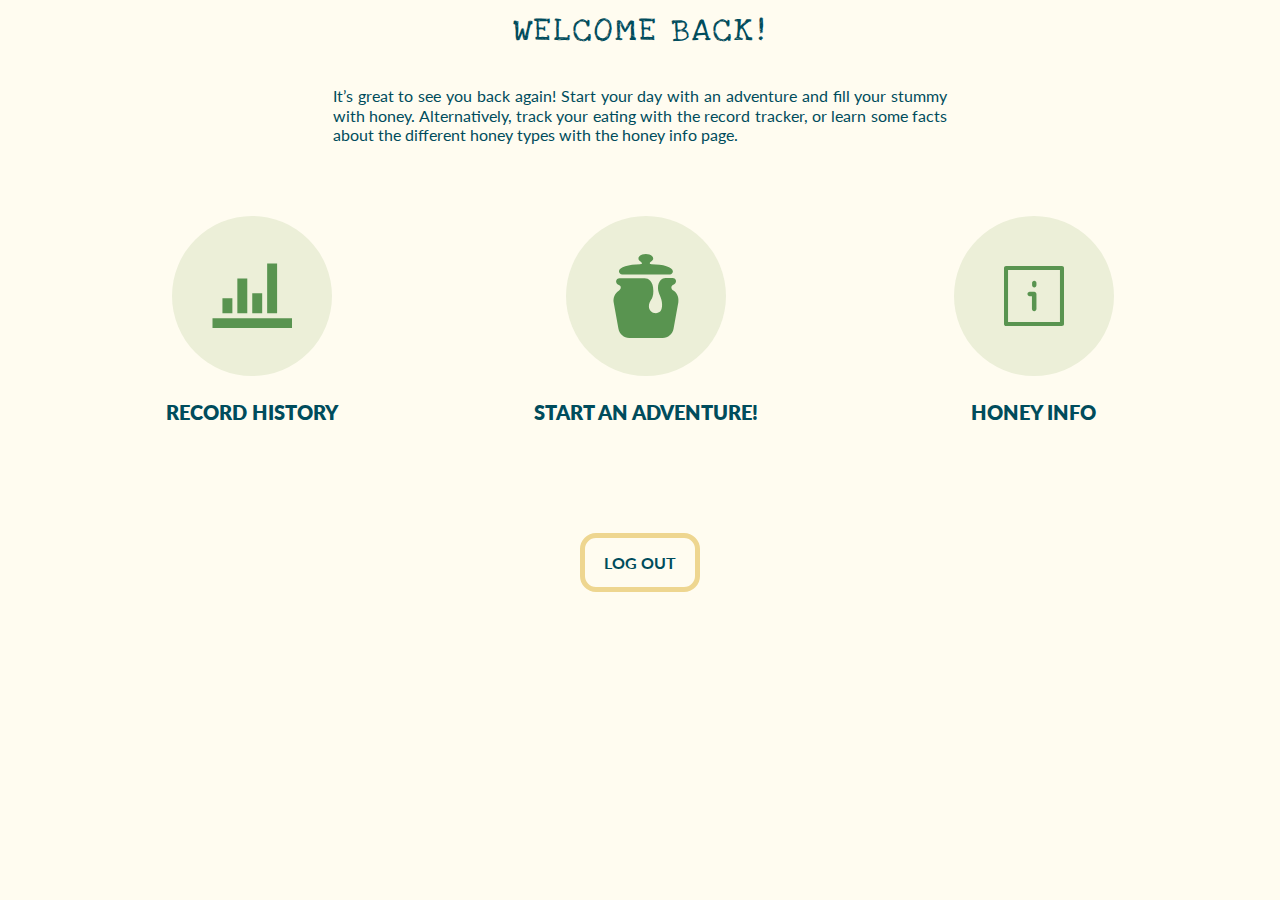
<file: index.html>
<!DOCTYPE html>
<html lang="en">

<head>
    <meta charset="UTF-8">
    <meta http-equiv="X-UA-Compatible" content="IE=edge">
    <meta name="viewport" content="width=device-width, initial-scale=1.0">
    <link rel="stylesheet" href="style.css">
    <link rel="preconnect" href="https://fonts.gstatic.com" crossorigin>
    <link href="https://fonts.googleapis.com/css2?family=Lato:wght@300;400;700;900&family=Love+Ya+Like+A+Sister&display=swap" rel="stylesheet">
    <title>Document</title>
</head>

<body>
    <header>
        <h1>Welcome back!</h1>
        <p>
            It’s great to see you back again! Start your day with an adventure and fill your stummy with honey. Alternatively, track your eating with the record tracker, or learn some facts about the different honey types with the honey info page.
        </p>
    </header>

    <nav>
        <ul id="welcomenav">

            <li class="iconbox">
                <a href="record.html"><img src="img/icons/data.svg" alt="honey stats icon"></a>
                <h3>record history</h3>
            </li>

            <li class="iconbox">
                <a href="adventure.html"><img src="img/icons/adventure.svg" alt="honey adventure icon"></a>
                <h3>Start an Adventure!</h3>
            </li>

            <li class="iconbox">
                <a href="honeyinfo.html"><img src="img/icons/info.svg" alt="honey info icon"></a>
                <h3>Honey info</h3>
            </li>

        </ul>
    </nav>

    <footer>
        <h6 id="logout">log out</h6>
    </footer>



</body>

</html>
</file>
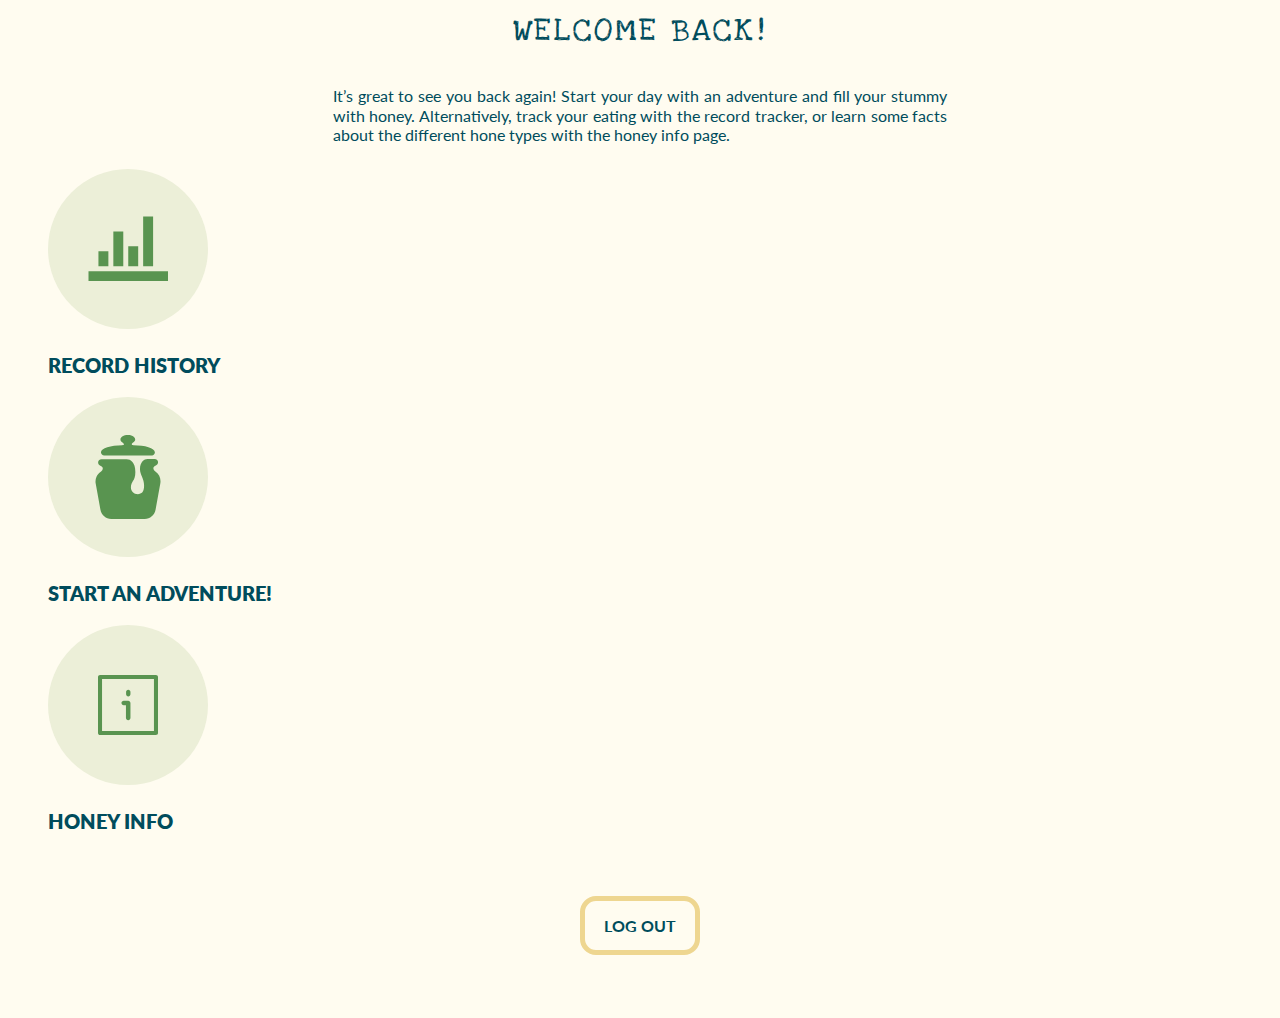
<file: home.html>
<!DOCTYPE html>
<html lang="en">

<head>
    <meta charset="UTF-8">
    <meta http-equiv="X-UA-Compatible" content="IE=edge">
    <meta name="viewport" content="width=device-width, initial-scale=1.0">
    <link rel="stylesheet" href="style.css">
    <link rel="preconnect" href="https://fonts.gstatic.com" crossorigin>
    <link href="https://fonts.googleapis.com/css2?family=Lato:wght@300;400;700;900&family=Love+Ya+Like+A+Sister&display=swap" rel="stylesheet">
    <title>Document</title>
</head>

<body>
    <header>
        <h1>Welcome back!</h1>
        <p>
            It’s great to see you back again! Start your day with an adventure and fill your stummy with honey. Alternatively, track your eating with the record tracker, or learn some facts about the different hone types with the honey info page.
        </p>
    </header>

    <nav>
        <ul id="icons">
            <li class="welcomeicon">
                <a href="honeyinfo.html"><img src="img/home/data.svg" alt="honey stats icon"></a>
                <h3>record history</h3>
            </li>
            <li class="welcomeicon">
                <a href="adventure.html"><img src="img/home/adventure.svg" alt="honey adventure icon"></a>
                <h3>Start an Adventure!</h3>
            </li>
            <li class="welcomeicon">
                <a href="honeyinfo.html"><img src="img/home/info.svg" alt="honey info icon"></a>
                <h3>Honey info</h3>
            </li>
        </ul>
    </nav>

    <footer>
        <h6 id="logout">log out</h6>
    </footer>



</body>

</html>
</file>
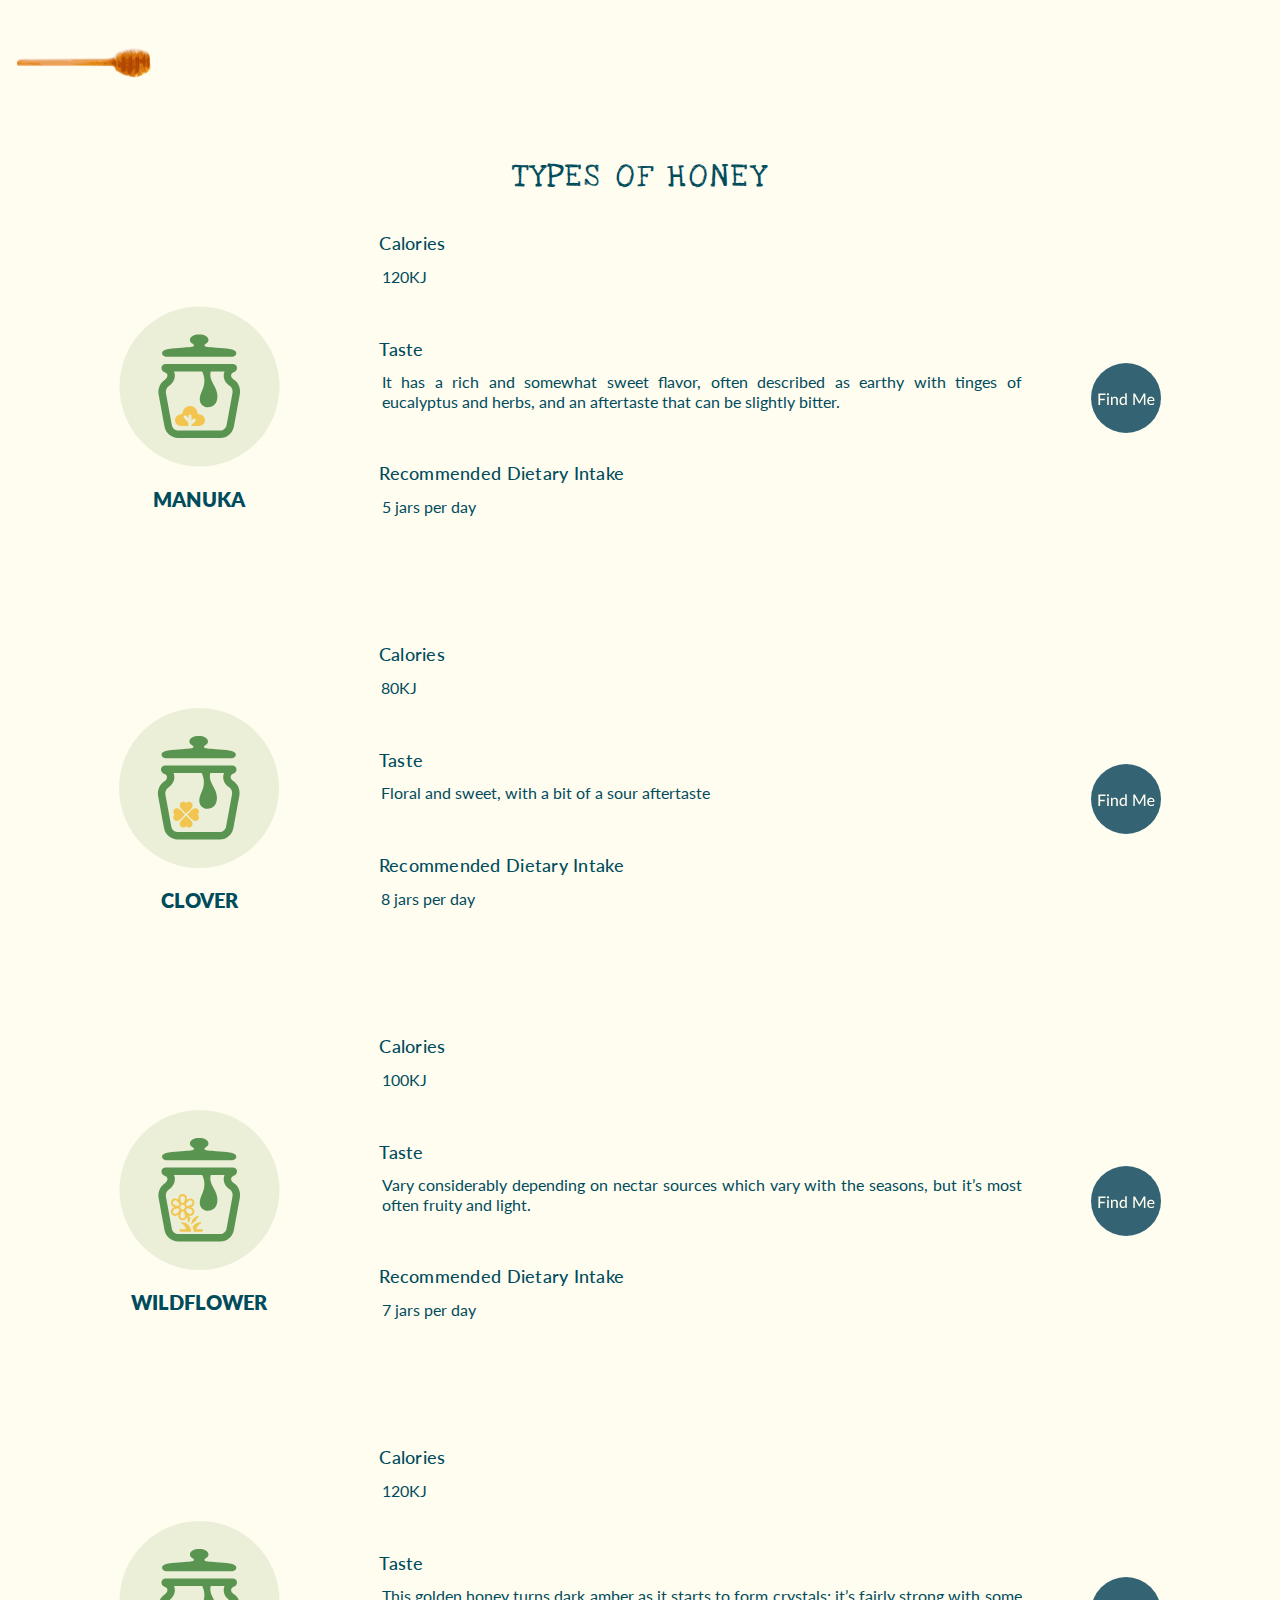
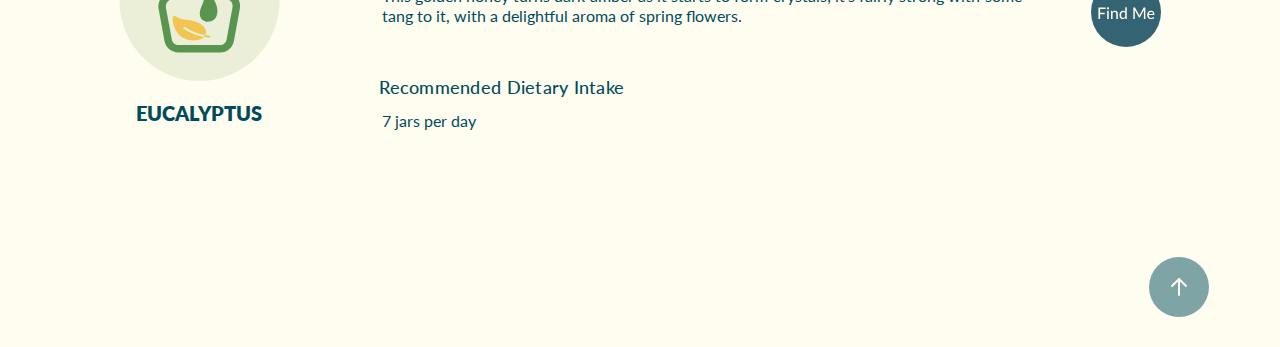
<file: honeyinfo.html>
<!DOCTYPE html>
<html lang="en">

<head>
    <meta charset="UTF-8" />
    <meta http-equiv="X-UA-Compatible" content="IE=edge" />
    <meta name="viewport" content="width=device-width, initial-scale=1.0" />
    <link rel="stylesheet" href="style.css" />
    <link rel="preconnect" href="https://fonts.gstatic.com" crossorigin />
    <link href="https://fonts.googleapis.com/css2?family=Lato:wght@300;400;700;900&family=Love+Ya+Like+A+Sister&display=swap" rel="stylesheet" />
    <title>Document</title>
</head>

<body>
    <header>
        <div id="logo">
            <a href="index.html"><img src="img/home.svg" alt="icon button to home" /></a>
        </div>
        <h1>Types of Honey</h1>
    </header>

    <main>
        <article class="typesection">
            <div class="typeicon">
                <img src="img/icons/manuka.svg" alt="honey stats icon" />
                <h3>Manuka</h3>
            </div>

            <div class="contentinfo">
                <section>
                    <h5>Calories</h5>
                    <p>120KJ</p>
                </section>

                <section>
                    <h5>Taste</h5>
                    <p>
                        It has a rich and somewhat sweet flavor, often described as earthy with tinges of eucalyptus and herbs, and an aftertaste that can be slightly bitter.
                    </p>
                </section>

                <section>
                    <h5>Recommended Dietary Intake</h5>
                    <p>5 jars per day</p>
                </section>
            </div>

            <div class="findbutton">
                <a href="adventure.html"><img src="img/buttons/findme.svg" /></a>
            </div>
        </article>

        <article class="typesection">
            <div class="typeicon">
                <img src="img/icons/clover.svg" alt="honey stats icon" />
                <h3>clover</h3>
            </div>

            <div class="contentinfo">
                <section>
                    <h5>Calories</h5>
                    <p>80KJ</p>
                </section>

                <section>
                    <h5>Taste</h5>
                    <p>Floral and sweet, with a bit of a sour aftertaste</p>
                </section>

                <section>
                    <h5>Recommended Dietary Intake</h5>
                    <p>8 jars per day</p>
                </section>
            </div>

            <div class="findbutton">
                <a href="adventure.html"><img src="img/buttons/findme.svg" /></a>
            </div>
        </article>

        <article class="typesection">
            <div class="typeicon">
                <img src="img/icons/wildflower.svg" alt="honey stats icon" />
                <h3>wildflower</h3>
            </div>

            <div class="contentinfo">
                <section>
                    <h5>Calories</h5>
                    <p>100KJ</p>
                </section>

                <section>
                    <h5>Taste</h5>
                    <p>
                        Vary considerably depending on nectar sources which vary with the seasons, but it’s most often fruity and light.
                    </p>
                </section>

                <section>
                    <h5>Recommended Dietary Intake</h5>
                    <p>7 jars per day</p>
                </section>
            </div>

            <div class="findbutton">
                <a href="adventure.html"><img src="img/buttons/findme.svg" /></a>
            </div>
        </article>

        <article class="typesection">
            <div class="typeicon">
                <img src="img/icons/eucalyptus.svg" alt="honey stats icon" />
                <h3 id="euca">eucalyptus</h3>
            </div>

            <div class="contentinfo">
                <section>
                    <h5>Calories</h5>
                    <p>120KJ</p>
                </section>

                <section>
                    <h5>Taste</h5>
                    <p>
                        This golden honey turns dark amber as it starts to form crystals; it’s fairly strong with some tang to it, with a delightful aroma of spring flowers.
                    </p>
                </section>

                <section>
                    <h5>Recommended Dietary Intake</h5>
                    <p>7 jars per day</p>
                </section>
            </div>

            <div class="findbutton">
                <a href="adventure.html"><img src="img/buttons/findme.svg" /></a>
            </div>
        </article>
    </main>

    <footer id="topbutton" class="findbutton">
        <a href="#top"><img src="img/function/backtotop.svg" /></a>
    </footer>
</body>

</html>
</file>
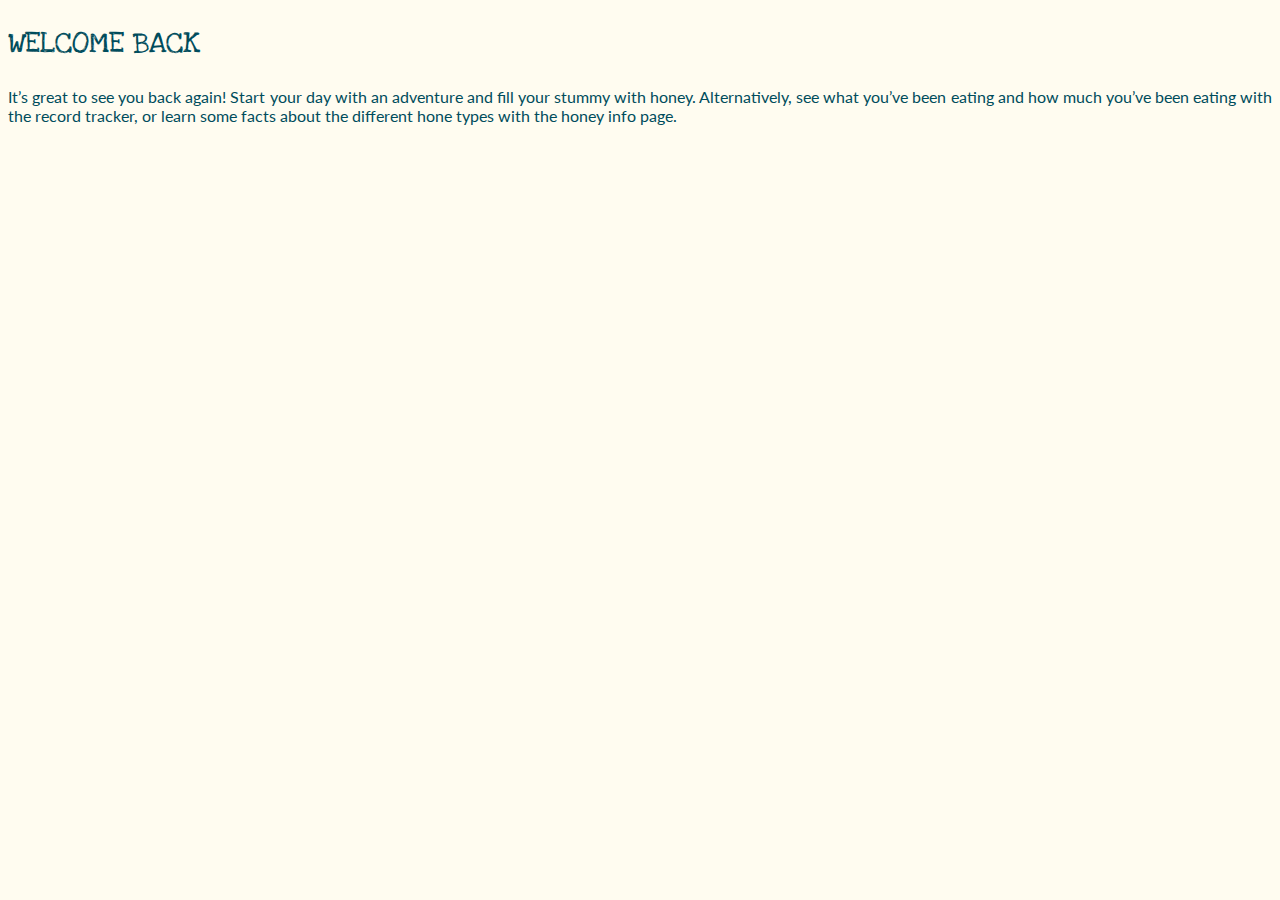
<file: landing.html>
<!DOCTYPE html>
<html lang="en">
<head>
    <meta charset="UTF-8">
    <meta http-equiv="X-UA-Compatible" content="IE=edge">
    <meta name="viewport" content="width=device-width, initial-scale=1.0">
    <link rel="stylesheet" href="style.css">
    <link rel="preconnect" href="https://fonts.gstatic.com" crossorigin>
    <link
        href="https://fonts.googleapis.com/css2?family=Lato:wght@300;400;700;900&family=Love+Ya+Like+A+Sister&display=swap"
        rel="stylesheet">
    <title>Document</title>
</head>
<body>
    <div>
        <h2>Welcome back</h2>
        <p>It’s great to see you back again! Start your day with an adventure and fill your stummy with honey. Alternatively, see what you’ve been eating and how much you’ve been eating with the record tracker, or learn some facts about the different hone types with the honey info page. </p>
    </div>
    
</body>
</html>
</file>
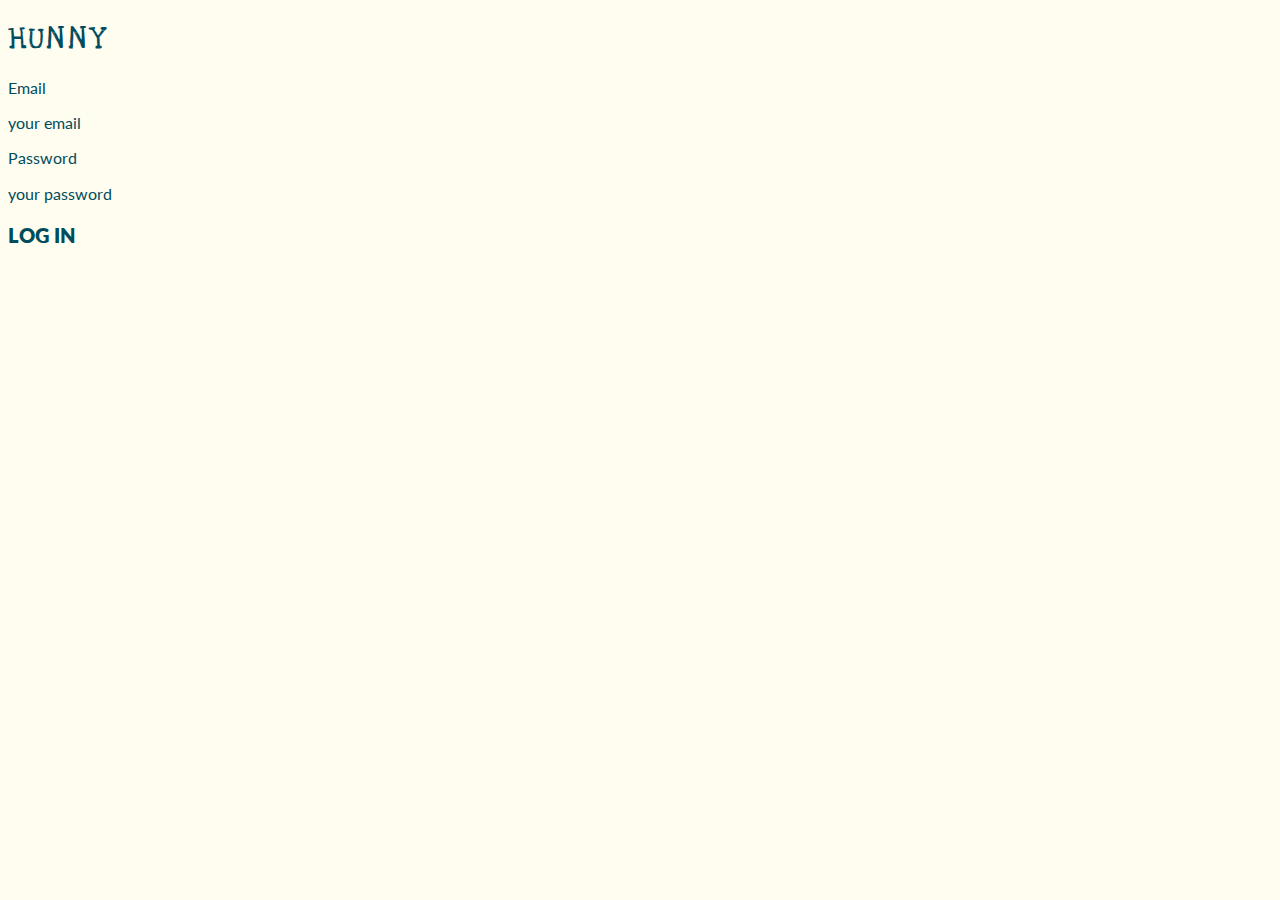
<file: login.html>
<!DOCTYPE html>
<html lang="en">
<head>
    <meta charset="UTF-8">
    <meta http-equiv="X-UA-Compatible" content="IE=edge">
    <meta name="viewport" content="width=device-width, initial-scale=1.0">
    <link rel="stylesheet" href="style.css">
    <link rel="preconnect" href="https://fonts.gstatic.com" crossorigin>
    <link
        href="https://fonts.googleapis.com/css2?family=Lato:wght@300;400;700;900&family=Love+Ya+Like+A+Sister&display=swap"
        rel="stylesheet">
    <title>Document</title>
</head>
<body>
    <div>
        <h1>
            HUNNY
        </h1>
    </div> 

    <div>
        <p>Email</p>
        <p>your email</p>
    </div>

    <div>
        <p>Password</p>
        <p>your password</p>
    </div>

    <h3>
        log in
    </h3>
</body>
</html>
</file>
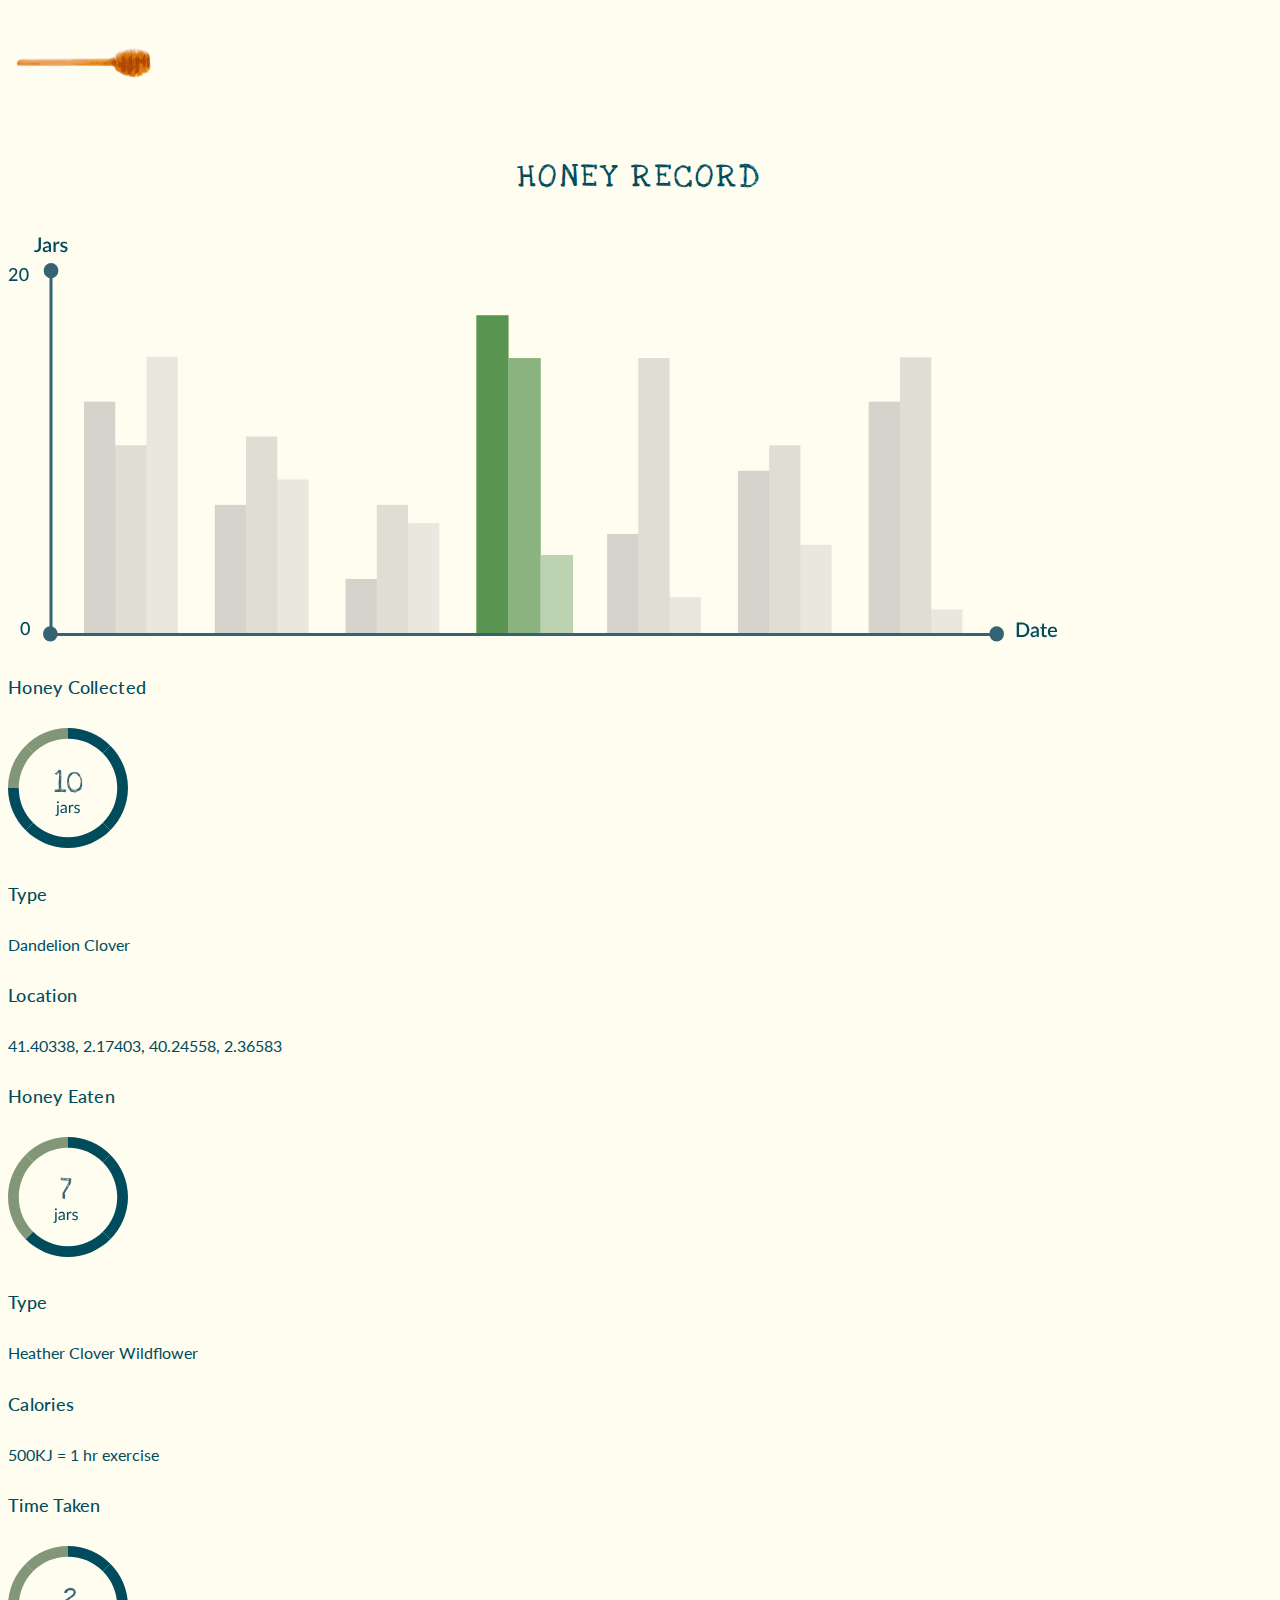
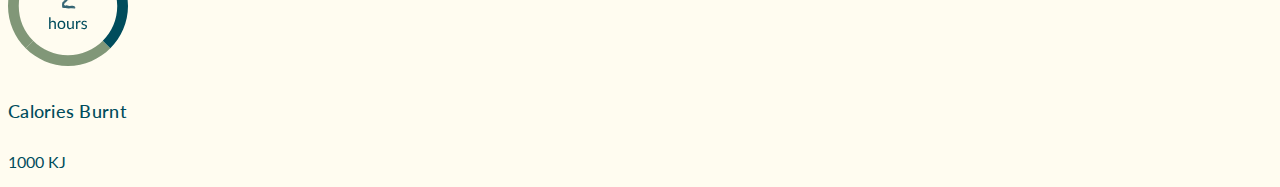
<file: record.html>
<!DOCTYPE html>
<html lang="en">

<head>
    <meta charset="UTF-8">
    <meta http-equiv="X-UA-Compatible" content="IE=edge">
    <meta name="viewport" content="width=device-width, initial-scale=1.0">
    <link rel="stylesheet" href="style.css">
    <link rel="preconnect" href="https://fonts.gstatic.com" crossorigin>
    <link href="https://fonts.googleapis.com/css2?family=Lato:wght@300;400;700;900&family=Love+Ya+Like+A+Sister&display=swap" rel="stylesheet">
    <title>Document</title>
</head>

<body>

    <header>
        <div id="logo">
            <a href="index.html"><img src="img/home.svg" alt="icon button to home"></a>
        </div>
        <h1>Honey Record</h1>
    </header>
    <div>
        <img src="img/record.svg">
    </div>

    <main>

        <div>
            <h5>Honey Collected</h5>
            <img src="img/datachart/10.svg">

            <div>
                <h5>Type</h5>
                <p>Dandelion Clover</p>
            </div>

            <div>
                <h5>Location</h5>
                <p>41.40338, 2.17403, 40.24558, 2.36583</p>
            </div>
        </div>

        <div>
            <h5>Honey Eaten</h5>
            <img src="img/datachart/7.svg">

            <div>
                <h5>Type</h5>
                <p>Heather Clover Wildflower</p>
            </div>

            <div>
                <h5>Calories</h5>
                <p>500KJ = 1 hr exercise</p>
            </div>
        </div>


        <div>
            <h5>Time Taken</h5>
            <img src="img/datachart/2.svg">

            <div>
                <h5>Calories Burnt</h5>
                <p>1000 KJ</p>
            </div>

        </div>

    </main>


</body>

</html>
</file>
<file: style.css>
* {
     box-sizing: border-box;
     list-style: none;
 }
 
 body {
     background-color: #fffcf0;
 }
 /* text styles */
 
 h1 {
     font-family: Love Ya Like A Sister;
     font-style: normal;
     font-weight: normal;
     font-size: 2rem;
     line-height: 110%;
     letter-spacing: 0.1em;
     text-transform: uppercase;
     color: #004c5c;
 }
 
 h2 {
     font-family: Love Ya Like A Sister;
     font-style: normal;
     font-weight: normal;
     font-size: 30px;
     line-height: 37px;
     text-transform: uppercase;
     color: #004c5c;
 }
 
 h3 {
     font-family: Lato;
     font-style: normal;
     font-weight: 800;
     font-size: 20px;
     text-transform: uppercase;
     color: #004c5c;
 }
 
 h4 {
     font-family: Lato;
     font-style: normal;
     font-weight: 600;
     font-size: 20px;
     line-height: 24px;
     text-transform: capitalize;
     color: #004c5c;
 }
 
 h5 {
     font-family: Lato;
     font-weight: 500;
     font-size: 18px;
     line-height: 22px;
     letter-spacing: 0.015em;
     text-transform: capitalize;
     color: #004c5c;
 }
 
 h6 {
     font-family: Lato;
     font-style: normal;
     font-weight: bold;
     font-size: 1rem;
     text-transform: uppercase;
     color: #004c5c;
 }
 
 p {
     font-family: Lato;
     font-style: normal;
     font-weight: normal;
     font-size: 16px;
     line-height: 120%;
     text-align: justify;
     color: #004c5c;
 }
 
 header h1 {
     margin: 1vw auto 3vw;
     text-align: center;
 }
 
 header p {
     max-width: 50vw;
     margin: auto;
     padding: 0vw 1vw 0.7vw 1vw;
 }
 /* text styles ends*/
 /* index.html styles */
 
 #logo img {
     height: auto;
     max-width: 20vw;
 }
 
 #homeicons {
     display: flex;
     flex-direction: row;
     justify-content: center;
     align-items: center;
     padding: 0%;
 }
 
 .iconbox {
     display: flex;
     flex-direction: column;
     padding: 5% 3% 2%;
 }
 
 #welcomenav {
     display: flex;
     flex-direction: row;
     justify-content: space-evenly;
     text-align: center;
     margin: auto;
     padding: 0%;
 }
 
 #logout {
     border: 5px solid #EED690;
     border-radius: 16px;
     display: flex;
     justify-content: center;
     align-items: center;
     max-width: 120px;
     padding: 15px 0.5%;
     margin: 5% auto;
     z-index: 1;
 }
 /* index.html styles ends */
 /* honeyinfo.html styles */
 
 #topbutton {
     display: flex;
     justify-content: flex-end;
     margin: 2% 5%;
 }
 
 .typeicon {
     display: flex;
     flex-direction: column;
     flex-wrap: wrap;
     align-items: center;
     margin-right: 3%;
 }
 
 section h5 {
     margin: 0% auto 1vw;
 }
 
 section p {
     width: 50vw;
     margin: 0% auto 4vw;
 }
 
 .contentinfo {
     display: flex;
     flex-direction: column;
     flex-wrap: wrap;
     width: 60%;
     margin: 3vw 4vw;
     margin-top: 0%;
 }
 
 .findbutton {
     margin-bottom: 3vw;
 }
 
 .typesection {
     display: flex;
     flex-direction: row;
     flex-wrap: wrap;
     justify-content: space-evenly;
     align-items: center;
     width: 85%;
     margin: 1% auto 3%;
 }
 /* honeyinfo.html styles ends */
 /* adventure.html styles */
 
 .sliderbox {
     display: grid;
     grid-template-areas: "title title" "level level2" "slider slider";
     grid-template-rows: 30px 35px;
     grid-template-columns: 165px;
     margin-left: 0%;
 }
 
 #filter ul {
     display: flex;
     flex-direction: row;
     justify-content: space-evenly;
     flex-wrap: wrap;
     align-items: center;
     padding: 0%;
 }
 
 #filter {
     margin: 2vw;
 }
 
 #filter img {
     width: 200px;
     height: auto;
     margin: 0%;
 }
 /* adventure.html grid styles */
 
 #mapgrid {
     display: grid;
     grid-template-rows: repeat(autofit, minmax(50px, 1fr));
     grid-template-columns: repeat(autofit, minmax(120px, 1fr));
     align-items: start;
     max-height: 900px;
     margin: 3vw;
 }
 
 #eucaicon img,
 #eucaicon h3,
 #eucaicon h5 {
     max-width: 20vw;
     margin-bottom: 1vw;
     margin-top: 0vw;
 }
 
 .routeinfo h5 {
     color: #599450;
     margin: 0%;
 }
 
 #map {
     max-width: 40vw;
     max-height: 60vw;
     margin: auto;
     grid-area: 1 /1;
 }
 
 #allinfo {
     grid-area: 1/2;
     display: flex;
     flex-direction: column;
     justify-content: center;
     align-items: flex-start;
 }
 
 #saveinfo img {
     max-width: 15vw;
     margin-top: 1vw;
     height: auto;
 }
 
 .item1 {
     grid-area: title;
     margin-top: 10px;
 }
 
 .item2 {
     grid-area: level;
 }
 
 .item3 {
     grid-area: level2;
 }
 
 .item4 {
     grid-area: slider;
 }
 
 @media (min-device-width: 50px) and (max-device-width: 670px) {
     #welcomenav {
         flex-direction: column;
     }
     ul li {
         padding: 2% 0%;
     }
     main article {
         flex-direction: column;
     }
 }
 
 @media (min-device-width: 50px) and (max-device-width: 895px) {
     #filter ul {
         display: flex;
         flex-direction: column;
         justify-content: space-evenly;
         flex-wrap: wrap;
         align-items: center;
         padding: 0%;
     }
     #map {
         max-width: 80vw;
         height: auto;
         margin: auto;
         grid-area: 1 /1;
         display: flex;
         justify-content: center;
     }
     #allinfo {
         grid-area: 2/1;
         display: flex;
         flex-direction: column;
         justify-content: center;
         flex-wrap: wrap;
         align-items: flex-start;
         margin: auto;
         align-self: center;
     }
     #mapgrid {
         display: grid;
         grid-template-rows: repeat(autofit, minmax(50px, 1fr));
         grid-template-columns: repeat(autofit, minmax(120px, 1fr));
         align-items: start;
         max-height: 900px;
         grid-row-gap: 3%;
         margin: 3vw;
     }
     #saveinfo {
         margin: auto;
     }
     #eucaicon {
         margin: auto;
     }
 }
</file>
